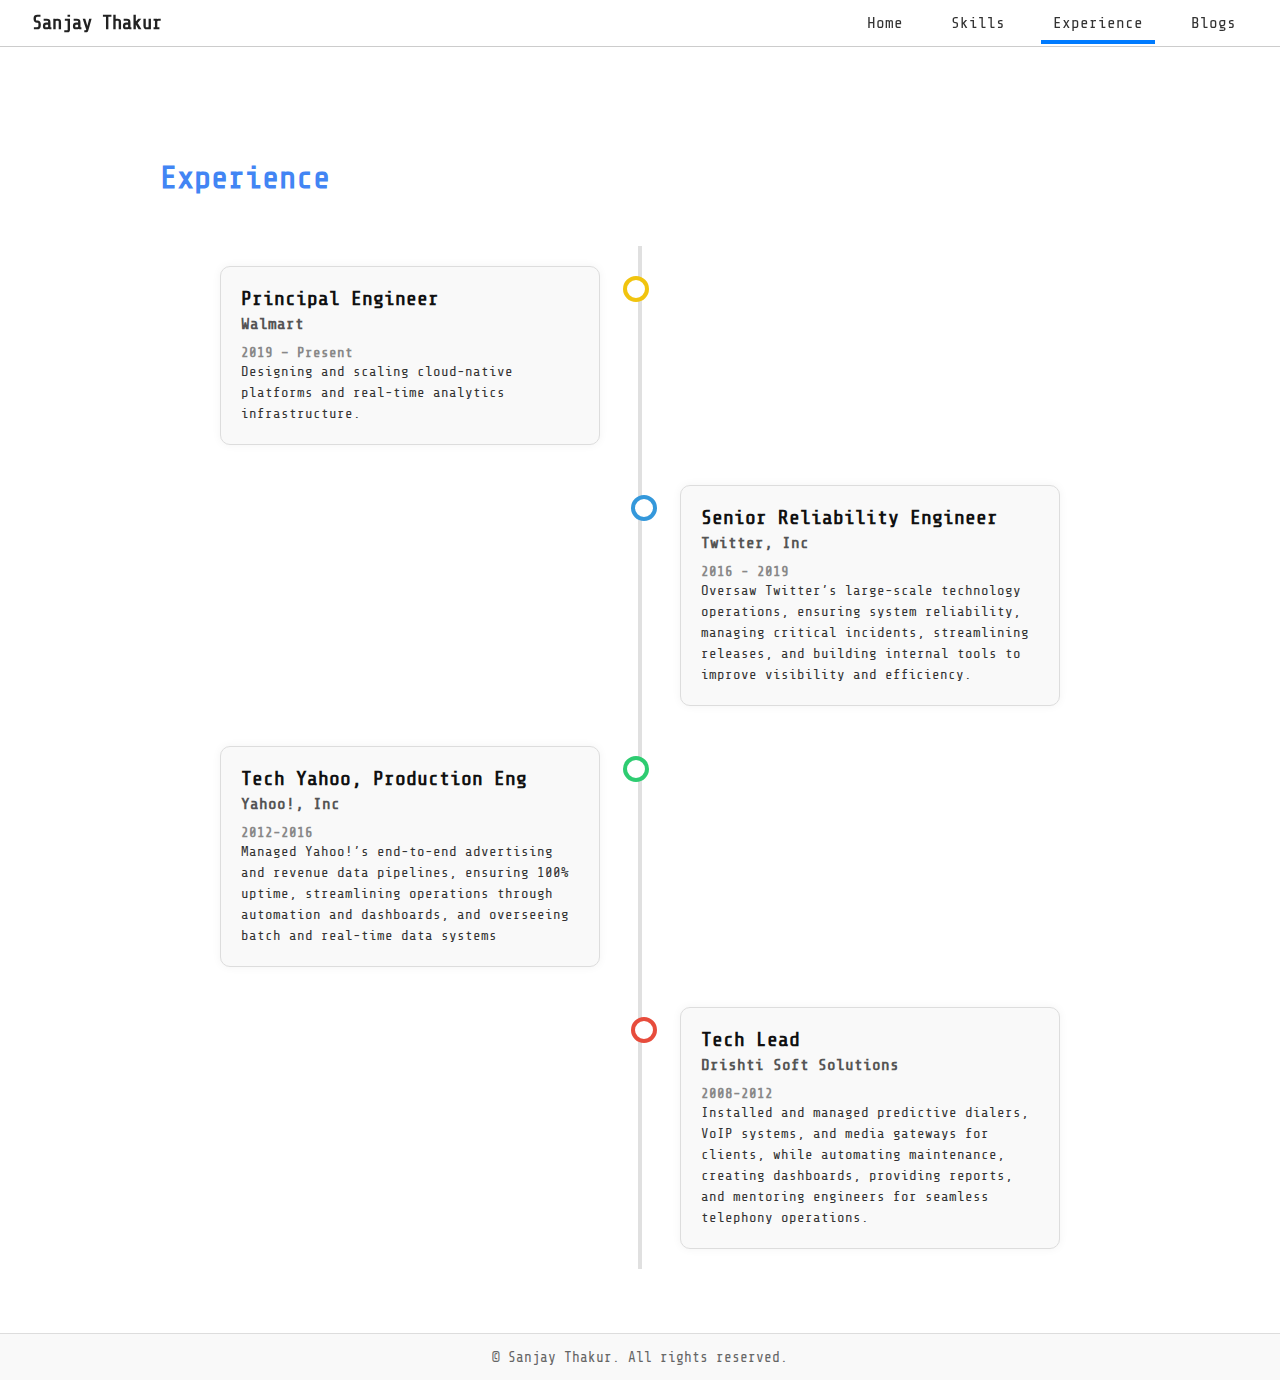
<file: experience.html>
<!DOCTYPE html>
<html lang="en">

<head>
  <meta charset="UTF-8" />
  <title>Experience | Sanjay Thakur</title>
  <meta name="viewport" content="width=device-width, initial-scale=1.0" />
  <meta name="description"
    content="Professional experience of Sanjay Thakur - Principal Engineer at Walmart, formerly Twitter and Yahoo.">

  <link rel="stylesheet" href="css/style.css" />
  <!-- Favicon -->
  <link rel="icon" type="image/png" href="assets/favicon.png" />
</head>

<body>

  <!-- Navbar -->
  <nav class="navbar">
    <a href="index.html" class="navbar-brand">Sanjay Thakur</a>
    <div class="navbar-toggle" id="mobile-menu">
      <span class="bar"></span>
      <span class="bar"></span>
      <span class="bar"></span>
    </div>
    <ul class="navbar-menu">
      <li><a href="index.html">Home</a></li>
      <li><a href="skills.html">Skills</a></li>
      <li><a href="experience.html" class="active">Experience</a></li>
      <li><a href="blogs.html">Blogs</a></li>
    </ul>
  </nav>

  <!-- Main Content -->
  <main class="main-content">
    <section class="experience-section">
      <h2 class="section-title blue">Experience</h2>
      <div class="timeline">

        <div class="timeline-item left yellow">
          <div class="content">
            <h3>Principal Engineer</h3>
            <h4>Walmart</h4>
            <span class="date">2019 – Present</span>
            <p>Designing and scaling cloud-native platforms and real-time analytics infrastructure.</p>
          </div>
        </div>

        <div class="timeline-item right blue">
          <div class="content">
            <h3>Senior Reliability Engineer</h3>
            <h4>Twitter, Inc</h4>
            <span class="date">2016 - 2019</span>
            <p>Oversaw Twitter’s large-scale technology operations, ensuring system reliability, managing critical
              incidents, streamlining releases, and building internal tools to improve visibility and efficiency.</p>
          </div>
        </div>

        <div class="timeline-item left green">
          <div class="content">
            <h3>Tech Yahoo, Production Eng</h3>
            <h4>Yahoo!, Inc</h4>
            <span class="date">2012-2016</span>
            <p>Managed Yahoo!’s end-to-end advertising and revenue data pipelines, ensuring 100% uptime, streamlining
              operations through automation and dashboards, and overseeing batch and real-time data systems</p>
          </div>
        </div>

        <div class="timeline-item right red">
          <div class="content">
            <h3>Tech Lead</h3>
            <h4>Drishti Soft Solutions</h4>
            <span class="date">2008-2012</span>
            <p>Installed and managed predictive dialers, VoIP systems, and media gateways for clients, while automating
              maintenance, creating dashboards, providing reports, and mentoring engineers for seamless telephony
              operations.</p>
          </div>
        </div>

      </div>
    </section>
  </main>

  <footer>
    &copy; <span id="footer-year"></span> Sanjay Thakur. All rights reserved.
  </footer>

  <script src="js/script.js"></script>
</body>

</html>
</file>
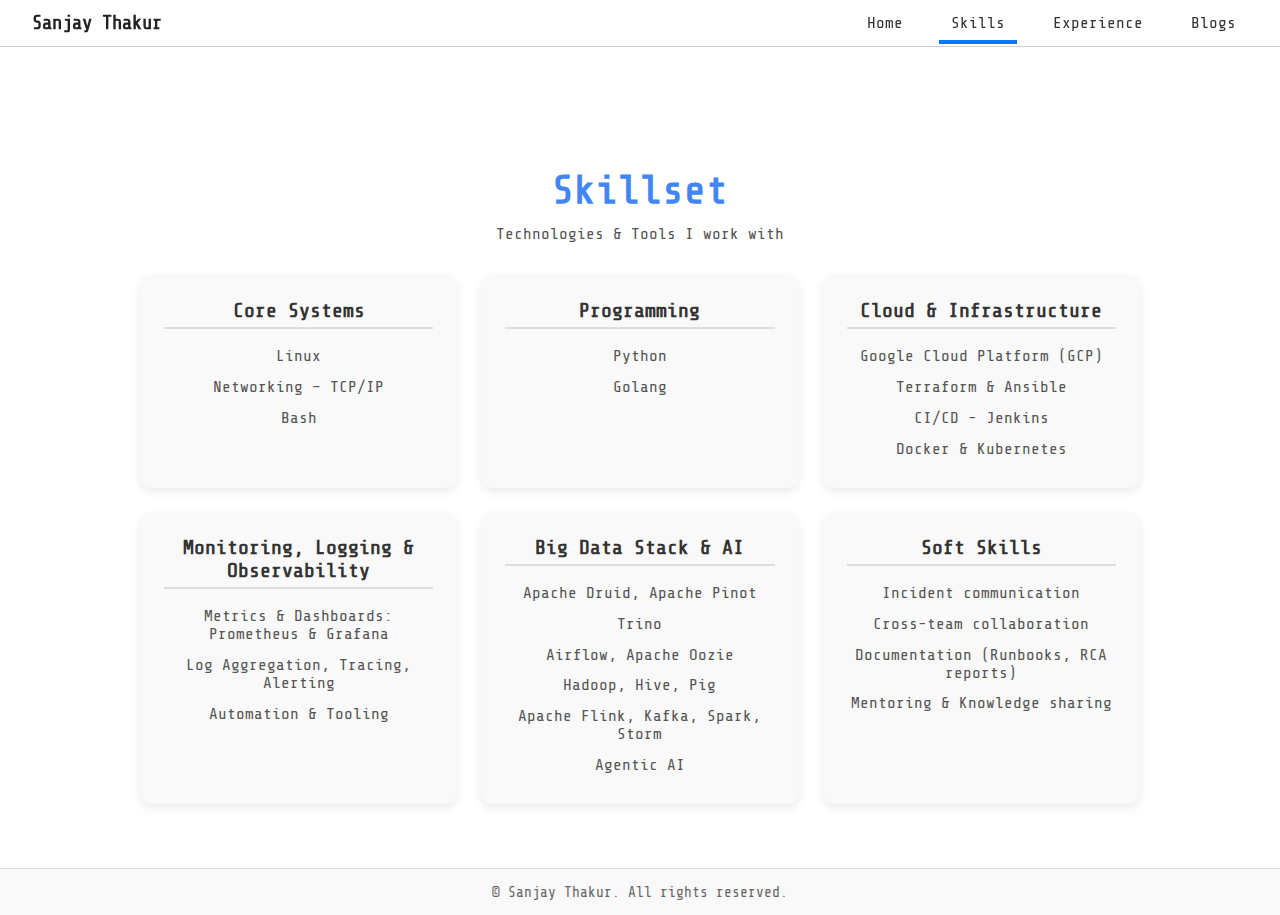
<file: skills.html>
<!DOCTYPE html>
<html lang="en">

<head>
  <meta charset="UTF-8" />
  <title>Skills | Sanjay Thakur</title>
  <meta name="viewport" content="width=device-width, initial-scale=1.0" />
  <meta name="description"
    content="Technical skills and expertise of Sanjay Thakur - Cloud, Distributed Systems, Big Data, and Engineering Leadership.">

  <link rel="stylesheet" href="css/style.css" />
  <!-- Favicon -->
  <link rel="icon" type="image/png" href="assets/favicon.png" />
</head>

<body>

  <!-- Navbar -->
  <nav class="navbar">
    <a href="index.html" class="navbar-brand">Sanjay Thakur</a>
    <div class="navbar-toggle" id="mobile-menu">
      <span class="bar"></span>
      <span class="bar"></span>
      <span class="bar"></span>
    </div>
    <ul class="navbar-menu">
      <li><a href="index.html">Home</a></li>
      <li><a href="skills.html" class="active">Skills</a></li>
      <li><a href="experience.html">Experience</a></li>
      <li><a href="blogs.html">Blogs</a></li>
    </ul>
  </nav>

  <main class="main-content">
    <div class="container">
      <h1 class="glitch">Skillset</h1>
      <p class="profile-caption">Technologies & Tools I work with</p>

      <div class="skills-grid">
        <div class="skill-category">
          <h3 class="heading">Core Systems</h3>
          <ul>
            <li>Linux</li>
            <li>Networking – TCP/IP</li>
            <li>Bash</li>
          </ul>
        </div>

        <div class="skill-category">
          <h3>Programming</h3>
          <ul>
            <li>Python</li>
            <li>Golang</li>
          </ul>
        </div>

        <div class="skill-category">
          <h3>Cloud & Infrastructure</h3>
          <ul>
            <li>Google Cloud Platform (GCP)</li>
            <li>Terraform & Ansible</li>
            <li>CI/CD - Jenkins</li>
            <li>Docker & Kubernetes</li>
          </ul>
        </div>

        <div class="skill-category">
          <h3>Monitoring, Logging & Observability</h3>
          <ul>
            <li>Metrics & Dashboards: Prometheus & Grafana</li>
            <li>Log Aggregation, Tracing, Alerting</li>
            <li>Automation & Tooling</li>
          </ul>
        </div>

        <div class="skill-category">
          <h3>Big Data Stack & AI</h3>
          <ul>
            <li>Apache Druid, Apache Pinot</li>
            <li>Trino</li>
            <li>Airflow, Apache Oozie</li>
            <li>Hadoop, Hive, Pig</li>
            <li>Apache Flink, Kafka, Spark, Storm</li>
            <li>Agentic AI</li>
          </ul>
        </div>
        <div class="skill-category">
          <h3>Soft Skills</h3>
          <ul>
            <li>Incident communication</li>
            <li>Cross-team collaboration</li>
            <li>Documentation (Runbooks, RCA reports)</li>
            <li>Mentoring & Knowledge sharing</li>
          </ul>
        </div>
      </div>
    </div>
  </main>

  <footer>
    &copy; <span id="footer-year"></span> Sanjay Thakur. All rights reserved.
  </footer>

  <script src="js/script.js"></script>
</body>

</html>
</file>
<file: css/style.css>
@import url('https://fonts.googleapis.com/css2?family=Share+Tech+Mono&display=swap');

* {
  box-sizing: border-box;
  margin: 0;
  padding: 0;
}

html {
  font-family: 'Share Tech Mono', monospace;
  overflow-y: auto;
}

/* Make the body a flex column to push footer down */
body {
  background-color: #fff;
  color: #222;
  display: flex;
  flex-direction: column;
  min-height: 100vh;
  padding-top: 80px;
  /* navbar height */
}

/* Main content should take all remaining space */
.main-content {
  flex: 1;
  display: flex;
  justify-content: center;
  padding: 5vw;
}

.navbar {
  position: fixed;
  top: 0;
  left: 0;
  width: 100%;
  backdrop-filter: blur(10px);
  background: rgba(255, 255, 255, 0.6);
  border-bottom: 1px solid #ccc;
  display: flex;
  justify-content: space-between;
  align-items: center;
  padding: 0.75rem 2rem;
  z-index: 999;
}

.navbar-brand,
.navbar-brand:hover,
.navbar-brand:focus,
.navbar-brand:visited {
  font-weight: bold;
  font-size: 1.2rem;
  color: #222;
  text-decoration: none;
}

.navbar-menu {
  list-style: none;
  display: flex;
  gap: 1.5rem;
}

.navbar-menu a {
  text-decoration: none;
  color: #222;
  font-weight: 500;
  transition: color 0.2s;
}

.navbar-menu a:hover {
  color: #4285f4;
}


.container {
  max-width: 1000px;
  width: 100%;
  text-align: center;
}

.profile-img {
  width: 140px;
  height: 140px;
  border-radius: 50%;
  object-fit: cover;
  border: 4px solid #4285f4;
  box-shadow: 0 0 20px rgba(66, 133, 244, 0.6);
}

.profile-caption {
  margin-top: 0.75rem;
  font-size: 1rem;
  color: #555;
}

.glitch {
  font-size: 2rem;
  color: #4285f4;
  margin-top: 1.5rem;
}

h2 {
  font-size: 1.4rem;
  color: #f4b400;
  margin: 1rem 0;
}

.static-text {
  font-size: 1rem;
  line-height: 1.6;
  margin-bottom: 1.5rem;
}

.keywords {
  font-weight: bold;
  color: #14b8a6;
  border-right: 2px solid #14b8a6;
  white-space: nowrap;
  overflow: hidden;
  display: inline-block;
  width: 12ch;
  min-height: 1.5em;
  vertical-align: bottom;
  animation: blinkCursor 0.8s steps(40, end) infinite;
}

@keyframes blinkCursor {
  from {
    border-right-color: black;
  }

  to {
    border-right-color: transparent;
  }
}

.buttons {
  display: flex;
  flex-wrap: wrap;
  justify-content: center;
  gap: 1rem;
  margin-top: 1.5rem;
}

.btn {
  padding: 10px 16px;
  border-radius: 10px;
  text-decoration: none;
  font-size: 0.9rem;
  color: #fff;
  min-width: 120px;
  text-align: center;
}

.btn.blue {
  background-color: #4285f4;
}

.btn.green {
  background-color: #0f9d58;
}



.btn.red {
  background-color: #db4437;
}

.social-icons {
  margin-top: 2rem;
  display: flex;
  justify-content: center;
  flex-wrap: wrap;
  gap: 1rem;
}

.social-icons a {
  display: flex;
  justify-content: center;
  align-items: center;
  width: 38px;
  height: 38px;
  border: 2px solid #222;
  border-radius: 30%;
  font-size: 20px;
  color: #222;
  transition: 0.3s ease;
}

.social-icons a:hover {
  background-color: #222;
  color: white;
}

@media (min-width: 768px) {
  .glitch {
    font-size: 2.5rem;
  }

  .static-text {
    font-size: 1.2rem;
  }
}

footer {
  text-align: center;
  font-size: 0.9rem;
  color: #666;
  background-color: #f9f9f9;
  padding: 15px 10px;
  border-top: 1px solid #ddd;
  margin-top: auto;
}

@media (max-width: 600px) {
  footer {
    font-size: 0.8rem;
  }
}

/* Style for navbar links */
.navbar-menu li a {
  position: relative;
  padding: 8px 12px;
  color: #333;
  text-decoration: none;
  font-weight: 500;
  transition: color 0.3s;
}

/* Blue underline on hover or active */
.navbar-menu li a::after {
  content: '';
  position: absolute;
  width: 100%;
  height: 4px;
  left: 0;
  bottom: -4px;
  background-color: #007BFF;
  /* blue color */
  transform: scaleX(0);
  transition: transform 0.3s ease;
  transform-origin: right;
}

.navbar-menu li a:hover::after,
.navbar-menu li a:focus::after {
  transform: scaleX(1);
  transform-origin: left;
}

/* Always show underline for active item */
.navbar-menu li a.active::after {
  transform: scaleX(1);
  transform-origin: left;
}

/* Skill set specific */

.skills-grid {
  display: grid;
  grid-template-columns: repeat(auto-fit, minmax(260px, 1fr));
  gap: 1.5rem;
  margin-top: 2rem;
}

.skill-category {
  background: #f9f9f9;
  padding: 1.5rem;
  border-radius: 12px;
  box-shadow: 0 4px 10px rgba(0, 0, 0, 0.08);
}

.skill-category h3 {
  margin-bottom: 0.75rem;
  font-size: 1.25rem;
  color: #333;
  border-bottom: 2px solid #ddd;
  padding-bottom: 0.3rem;
}

.skill-category ul {
  list-style-type: none;
  padding: 0;
}

.skill-category ul li {
  padding: 0.4rem 0;
  color: #555;
}

/* Experience */
.experience-section {
  background: #ffffff;
  color: #333;
  margin-top: 0;
  padding-top: 0;
}

.section-title {
  font-size: 32px;
  text-align: center;
  color: #4285f4;
  margin-bottom: 50px;
  display: inline-block;
}

.timeline {
  position: relative;
  max-width: 960px;
  margin: auto;
  padding: 0 20px;
}

.timeline::after {
  content: '';
  position: absolute;
  width: 4px;
  background-color: #e0e0e0;
  top: 0;
  bottom: 0;
  left: 50%;
  transform: translateX(-50%);
}

.timeline-item {
  padding: 20px 40px;
  position: relative;
  width: 50%;
}

.timeline-item .content {
  background: #f9f9f9;
  padding: 20px;
  border-radius: 10px;
  border: 1px solid #ddd;
  box-shadow: 0 0 10px rgba(0, 0, 0, 0.05);
  color: #333;
}

.timeline-item.left {
  left: 0;
}

.timeline-item.right {
  left: 50%;
}

.timeline-item::before {
  content: '';
  position: absolute;
  top: 30px;
  width: 18px;
  height: 18px;
  border-radius: 50%;
  background: #fff;
  border: 4px solid currentColor;
  z-index: 1;
}

.timeline-item.left::before {
  right: -9px;
}

.timeline-item.right::before {
  left: -9px;
}

/* Accent Colors */
.timeline-item.red::before {
  color: #e74c3c;
}

.timeline-item.yellow::before {
  color: #f1c40f;
}

.timeline-item.blue::before {
  color: #3498db;
}

.timeline-item.green::before {
  color: #2ecc71;
}

/* Text Styles */
.timeline-item h3 {
  font-size: 20px;
  color: #111;
  margin-bottom: 5px;
}

.timeline-item h4 {
  font-size: 16px;
  color: #555;
  margin-bottom: 10px;
}

.timeline-item .date {
  font-size: 14px;
  font-weight: bold;
  color: #888;
  margin-bottom: 10px;
}

.timeline-item p {
  font-size: 14px;
  line-height: 1.5;
  color: #333;
}

/* Responsive */
@media screen and (max-width: 768px) {
  .timeline::after {
    left: 20px;
  }

  .timeline-item {
    width: 100%;
    padding-left: 40px;
    padding-right: 20px;
  }

  .timeline-item.right {
    left: 0;
  }

  .timeline-item::before {
    left: 0;
  }
}

/* Blog Styles */
.blog-grid {
  display: grid;
  grid-template-columns: repeat(auto-fit, minmax(300px, 1fr));
  gap: 2rem;
  width: 100%;
  max-width: 1200px;
  margin: 0 auto;
}

.blog-card {
  background: #fff;
  border: 1px solid #eee;
  border-radius: 12px;
  overflow: hidden;
  box-shadow: 0 4px 6px rgba(0, 0, 0, 0.05);
  transition: transform 0.2s, box-shadow 0.2s;
  display: flex;
  flex-direction: column;
}

.blog-card:hover {
  transform: translateY(-5px);
  box-shadow: 0 8px 15px rgba(0, 0, 0, 0.1);
}

.blog-thumbnail {
  width: 100%;
  height: 150px;
  object-fit: cover;
  border-bottom: 1px solid #eee;
}

.blog-content {
  padding: 1.5rem;
  flex: 1;
  display: flex;
  flex-direction: column;
}

.blog-title {
  font-size: 1.25rem;
  margin-bottom: 0.75rem;
  color: #222;
  line-height: 1.4;
}

.blog-excerpt {
  font-size: 0.95rem;
  color: #666;
  line-height: 1.6;
  margin-bottom: 1.5rem;
  flex: 1;
}

.blog-link {
  display: inline-block;
  color: #4285f4;
  text-decoration: none;
  font-weight: 500;
  transition: color 0.2s;
}

.blog-link:hover {
  color: #0d47a1;
  text-decoration: underline;
}

/* Responsive Navbar Styles */
.navbar-toggle {
  display: none;
  flex-direction: column;
  cursor: pointer;
}

.navbar-toggle .bar {
  width: 25px;
  height: 3px;
  background-color: #333;
  margin: 4px 0;
  transition: 0.4s;
}

@media (max-width: 768px) {
  .navbar {
    padding: 1rem;
  }

  .navbar-toggle {
    display: flex;
  }

  .navbar-menu {
    display: flex;
    flex-direction: column;
    width: 100%;
    position: absolute;
    top: 100%;
    /* Position below the navbar */
    left: 0;
    background-color: rgba(255, 255, 255, 0.95);
    backdrop-filter: blur(10px);
    border-bottom: 1px solid #ccc;
    padding: 0;
    margin: 0;
    max-height: 0;
    overflow: hidden;
    transition: max-height 0.3s ease-in-out;
  }

  .navbar-menu.active {
    max-height: 300px;
    /* Adjust based on number of items */
    padding-bottom: 1rem;
  }

  .navbar-menu li {
    text-align: center;
    margin: 1rem 0;
  }

  .navbar-menu li a {
    font-size: 1.2rem;
  }
}
</file>
